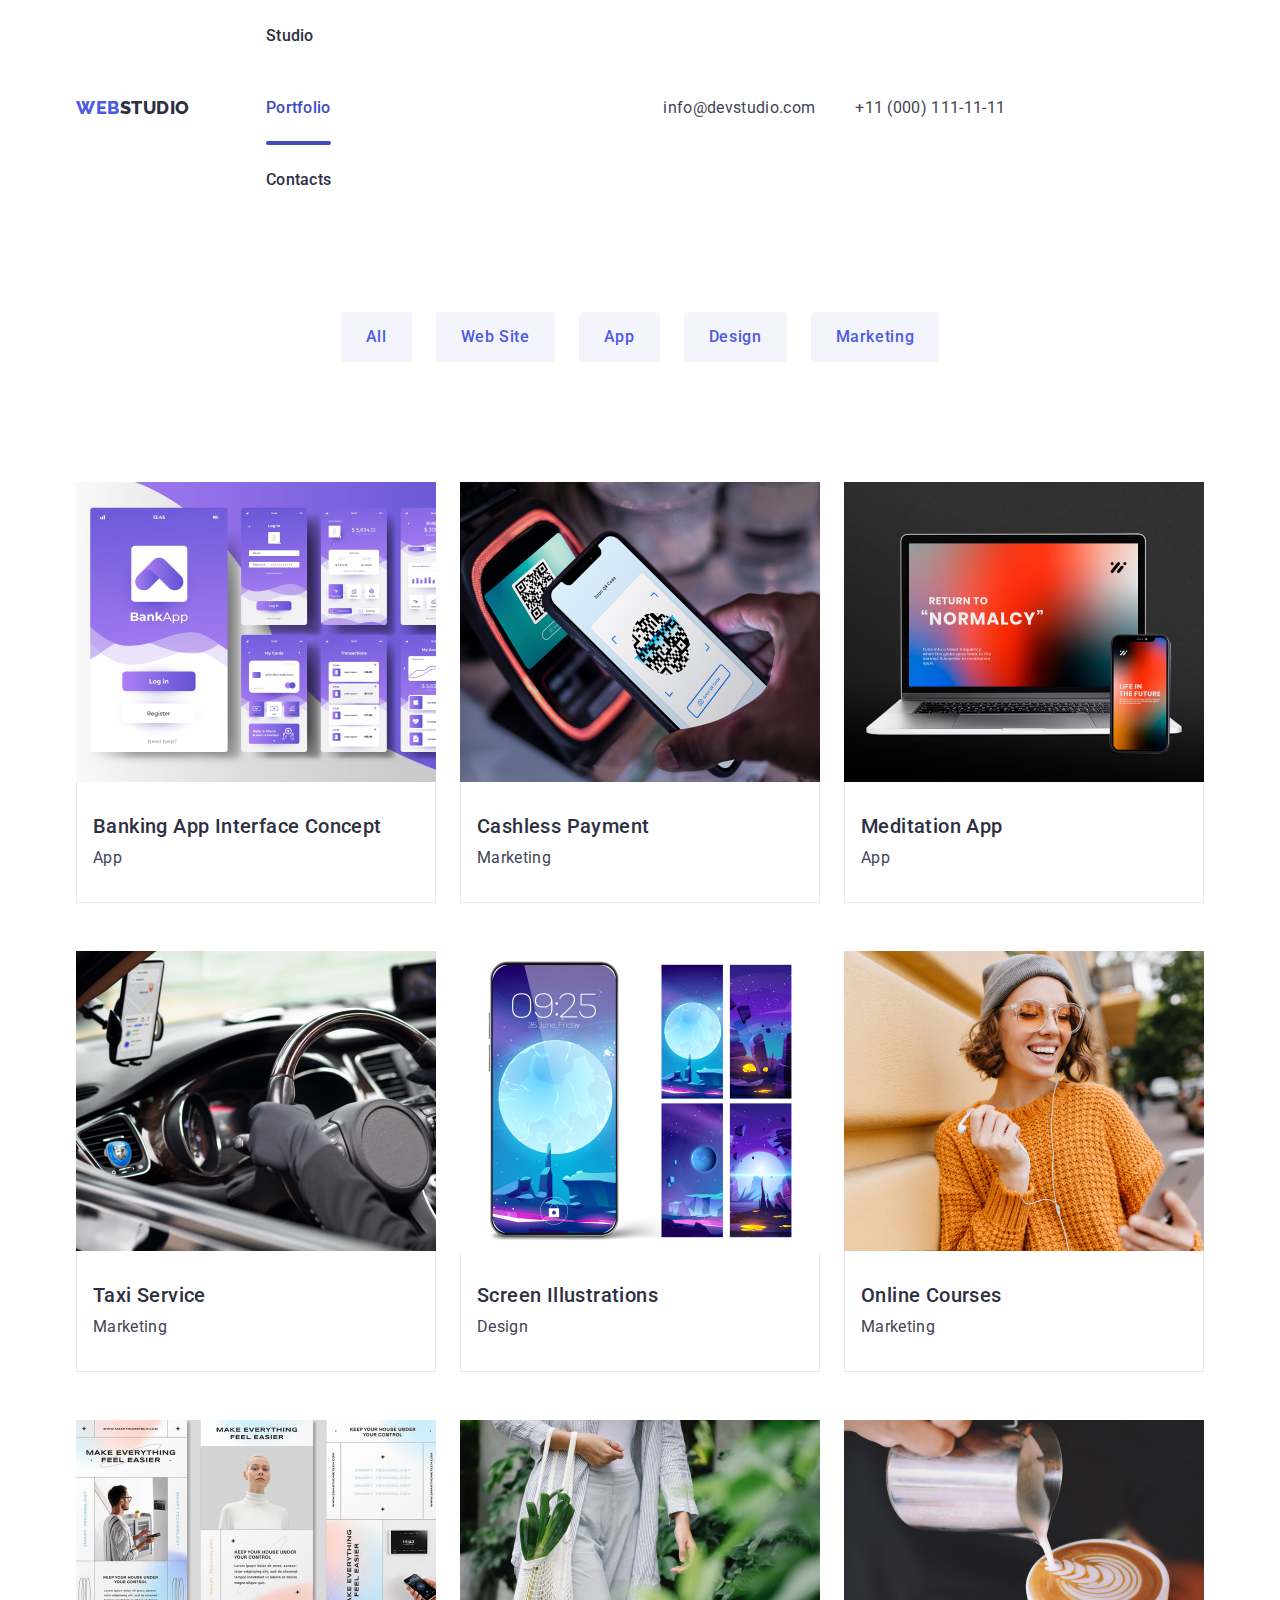
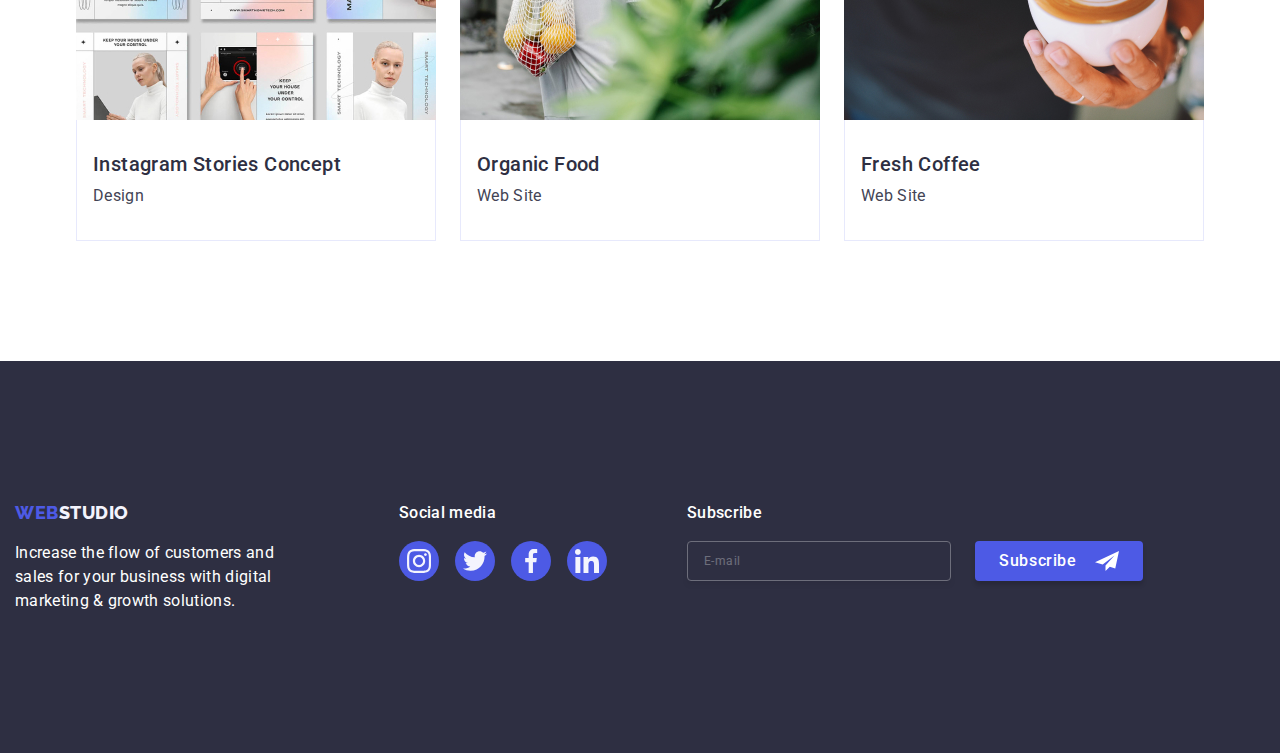
<file: portfolio.html>
<!DOCTYPE html>
<html lang="en">
<head>
    <meta charset="UTF-8">
    <meta name="viewport" content="width=device-width, initial-scale=1.0">
    <title>Document</title>
    <link rel="preconnect" href="https://fonts.googleapis.com">
    <link rel="preconnect" href="https://fonts.gstatic.com" crossorigin>
    <link href="https://fonts.googleapis.com/css2?family=Roboto:wght@400;500;700;800&display=swap" rel="stylesheet">
    <link href="https://fonts.googleapis.com/css2?family=Raleway:wght@400;500;700;800&display=swap" rel="stylesheet">
    <link rel="stylesheet" href="https://cdn.jsdelivr.net/npm/modern-normalize@2.0.0/modern-normalize.min.css">
    <link rel="stylesheet" href="./css/styles.css">
</head>
<body id="Portfolio">
    <header class="header">
        <div class="header-content container">
            <nav class="navigation">
                <a class="logo link" href="./index.html">Web <span class="header-span">Studio</span></a>
                <ul class="list">
                    <li><a class="nav-link" href="./index.html">Studio</a></li>
                    <li><a class="nav-link current" href="./portfolio.html">Portfolio</a></li>
                    <li><a class="nav-link" href="">Contacts</a></li>
                </ul>
            </nav>

            <address class="address">
                <ul class="list">
                    <li><a class="address-item link" href="mailto:info@devstudio.com">info@devstudio.com</a></li>
                    <li><a class="address-item link" href="tel:+110001111111">+11 (000) 111-11-11</a></li>
                </ul>
            </address>
        </div>
    </header>

      <main>
        <section class="portfolio">
            <div class="container">
                <h1 class="visually-hidden">Portfolio</h1>
                <ul class="list">
                    <li> <button type="button" class="buttons-item">All</button></li>
                    <li> <button type="button" class="buttons-item">Web Site</button></li>
                    <li> <button type="button" class="buttons-item">App</button></li>
                    <li> <button type="button" class="buttons-item">Design</button></li>
                    <li> <button type="button" class="buttons-item">Marketing</button></li>
                </ul>

                    <ul class="list">
                        <li class="service">
                            <a class="service-links link" href="">
                                <div class="service-card-image">
                                    <img src="./images/portfolio/img-1.jpg" alt="Banking App Interface Concept" width="360"/>
                                    <p class="overlay">14 Stylish and User-Friendly App Design Concepts · Task Manager App · Calorie Tracker App · Exotic Fruit Ecommerce App · Cloud Storage App</p>
                                </div>  
                                <div class="container-card-content">
                                    <h2 class="row-title">Banking App Interface Concept</h2>
                                    <p class="row-text">App</p>
                                </div>
                            </a>
                        </li>
                        <li class="service">
                            <a class="service-links link" href="">
                                <div class="service-card-image">
                                    <img src="./images/portfolio/img-2.jpg" alt="Cashless Payment" width="360"/>
                                    <p class="overlay">14 Stylish and User-Friendly App Design Concepts · Task Manager App · Calorie Tracker App · Exotic Fruit Ecommerce App · Cloud Storage App</p>
                                </div>  
                                <div class="container-card-content">
                                    <h2 class="row-title">Cashless Payment</h2>
                                    <p class="row-text">Marketing</p>
                                </div>
                            </a>
                        </li>
                        <li class="service">
                            <a class="service-links link" href="">
                                <div class="service-card-image">
                                    <img src="./images/portfolio/img-3.jpg" alt="Computer and Phone" width="360">
                                    <p class="overlay">14 Stylish and User-Friendly App Design Concepts · Task Manager App · Calorie Tracker App · Exotic Fruit Ecommerce App · Cloud Storage App</p>
                                </div>   
                                <div class="container-card-content">
                                    <h2 class="row-title">Meditation App</h2>
                                    <p class="row-text">App</p>
                                </div>
                            </a>
                        </li>
                        <li class="service">
                            <a class="service-links link" href="">
                                <div class="service-card-image">
                                    <img src="./images/portfolio/img-4.jpg" alt="Car and Driver" width="360">
                                    <p class="overlay">14 Stylish and User-Friendly App Design Concepts · Task Manager App · Calorie Tracker App · Exotic Fruit Ecommerce App · Cloud Storage App</p>
                                </div>  
                                <div class="container-card-content">
                                    <h2 class="row-title">Taxi Service</h2>
                                    <p class="row-text">Marketing</p>
                                </div>
                            </a>
                        </li>
                        <li class="service">
                            <a class="service-links link" href="">
                                <div class="service-card-image">
                                    <img src="./images/portfolio/img-5.jpg" alt="Phone" width="360">
                                    <p class="overlay">14 Stylish and User-Friendly App Design Concepts · Task Manager App · Calorie Tracker App · Exotic Fruit Ecommerce App · Cloud Storage App</p>
                                </div>
                                <div class="container-card-content">
                                    <h2 class="row-title">Screen Illustrations</h2>
                                    <p class="row-text">Design</p>
                                </div>
                            </a>
                        </li>
                        <li class="service">
                            <a class="service-links link" href="">
                                <div class="service-card-image">
                                    <img src="./images/portfolio/img-6.jpg" alt="Girl in orange" width="360">
                                    <p class="overlay">14 Stylish and User-Friendly App Design Concepts · Task Manager App · Calorie Tracker App · Exotic Fruit Ecommerce App · Cloud Storage App</p>
                                </div>   
                                <div class="container-card-content">
                                    <h2 class="row-title">Online Courses</h2>
                                    <p class="row-text">Marketing</p>
                                </div>
                            </a>
                        </li>
                        <li class="service">
                            <a class="service-links link" href="">
                                <div class="service-card-image">
                                    <img src="./images/portfolio/img-7.jpg" alt="Instagram Stories Concept" width="360">
                                    <p class="overlay">14 Stylish and User-Friendly App Design Concepts · Task Manager App · Calorie Tracker App · Exotic Fruit Ecommerce App · Cloud Storage App</p>
                                </div>    
                                <div class="container-card-content">
                                    <h2 class="row-title">Instagram Stories Concept</h2>
                                    <p class="row-text">Design</p>
                                </div>
                            </a>
                        </li>
                        <li class="service">
                            <a class="service-links link" href="">
                                <div class="service-card-image">
                                    <img src="./images/portfolio/img-8.jpg" alt="Fruits" width="360">
                                    <p class="overlay">14 Stylish and User-Friendly App Design Concepts · Task Manager App · Calorie Tracker App · Exotic Fruit Ecommerce App · Cloud Storage App</p>
                                </div>      
                                <div class="container-card-content">
                                    <h2 class="row-title">Organic Food</h2>
                                    <p class="row-text">Web Site</p>
                                </div>
                            </a>
                        </li>
                        <li class="service">
                            <a class="service-links link" href="">
                                <div class="service-card-image">
                                    <img src="./images/portfolio/img-9.jpg" alt="Cup of Coffee and Barista" width="360">
                                    <p class="overlay">14 Stylish and User-Friendly App Design Concepts · Task Manager App · Calorie Tracker App · Exotic Fruit Ecommerce App · Cloud Storage App</p>
                                </div>  
                                <div class="container-card-content">
                                    <h2 class="row-title">Fresh Coffee</h2>
                                    <p class="row-text">Web Site</p>
                                </div>
                            </a>
                        </li>
                    </ul>
                </div>
            </section>
        </main>

        <footer class="footer">
            <div class="container">
              <div class="footer-content">
                <a class="logo link" href="./index.html">Web <span class="footer-span">Studio</span></a>
                <p class="text-footer">Increase the flow of customers and sales for your business with digital marketing & growth solutions.</p>
              </div>
              <div class="socail-icons-container">
                <p class="footer-social-title">Social media</p>
                <ul class="footer-icons-list">
                  <li class="footer-icons-item">
                    <a class="footer-icons-links" href="">
                      <svg class="footer-icons" width="24" height="24">
                        <use href="./images/icons.svg#icon-instagram-footer2"></use>
                      </svg>
                    </a>
                  </li>
                  <li class="footer-icons-item">
                    <a class="footer-icons-links" href="">
                      <svg class="footer-icons" width="24" height="24">
                        <use href="./images/icons.svg#icon-twitter-footer2"></use>
                      </svg>
                    </a>
                  </li>
                  <li class="footer-icons-item">
                    <a class="footer-icons-links" href="">
                      <svg class="footer-icons" width="24" height="24">
                        <use href="./images/icons.svg#icon-facebook-footer2"></use>
                      </svg>
                    </a>
                  </li>
                  <li class="footer-icons-item">
                    <a class="footer-icons-links" href="">
                      <svg class="footer-icons" width="24" height="24">
                        <use href="./images/icons.svg#icon-linkedin-footer2"></use>
                      </svg>
                    </a>
                  </li>
                </ul>
              </div>

              <div class="footer-form">
                <p class="form-title">Subscribe</p>
                <form class="subscribe-form" name="subscribe_form">
                    <label class="foter-form-label" for="subscribe-email">
                    <input class="footer-form-input" 
                      name="subscribe-email" 
                      type="email" 
                      placeholder="E-mail"
                      id="subscribe-email"
                    />
                  </label>
                    <button class="btn-footer button" type="submit">Subscribe
                      <svg class="icon-telegram" width="24" height="24">
                        <use href="./images/icons.svg#icon-Telegram"></use>
                      </svg>
                    </button>
                  </form>
              </div>
            </div>
          </footer>
    </body>
</html>
</file>
<file: css/styles.css>
:root {
    --brand-color: #3f51b5;
  }

body {
    background: #ffffff;
    color: #434455;
    font-family: "Roboto", sans-serif;
    font-size: 16px;
    font-style: normal;
    font-weight: 500;
    line-height: 1.5;
}

* {
    margin: 0;
    padding: 0;
}

a {
    text-decoration: none;
}

li {
    list-style-type: none;
}

span {
    color: var(--navyblue, #f4f4fd)
    
}

img {
    display: block
}

/* Phone screens */
.container {
    min-width: 320px;
    max-width: 428px;
    margin-left: auto;
    margin-right: auto;
    padding-left: 16px;
    padding-right: 16px;
}

/* Tablet screens */
@media screen and (min-width: 768px) {
    .container {
        max-width: 736px;
        padding: 0 15px;
    }
}

/* Desktop screens */
@media screen and (min-width: 1158px) {
    .container {
        max-width: 1158px;
        padding: 0 15px;
    }
}

/* Header section */

@media only screen and (max-width: 767.98px) {
  .header {
    padding-top: 24px;
    padding-bottom: 22px;
    border-bottom: 1px solid var(--cornflower, #E7E9FC);
    background: var(--white, #FFF);
    box-shadow: 0px 1px 6px 0px rgba(46, 47, 66, 0.08), 0px 1px 1px 0px rgba(46, 47, 66, 0.16), 0px 2px 1px 0px rgba(46, 47, 66, 0.08);
    
  }
}

@media only screen and (min-width: 768px) {
  .header-content {
    padding: 0;
  }
}

@media only screen and (min-width: 1158px) {
    .header-content {
      padding: 0 15px;
    }
  }

.header .container {
    background: var(--white, #FFF);
}

.header-content {
    display: flex;
    align-items: center;
}



.navigation {
    display: flex;
    align-items: center;
}

.link {
    text-decoration: none;
}

.logo {
    font-family: "Raleway", sans-serif;
    font-weight: 800;
    font-size: 18px;
    line-height: 1.17;
    letter-spacing: 0.03em;
    text-transform: uppercase;
    color: var(--navyblue, #4d5ae5);
    /* margin-right: 76px; */
    display: flex;
    height: 24px;
    align-items: center;
    flex-shrink: 0;
}

@media only screen and (min-width: 768px) {
  .logo {
    margin-right: 120px;
  }
}

@media only screen and (min-width: 1158px) {
    .logo {
      margin-right: 76px;
    }
  }

.header-span {
    color: var(--navyblue, #2e2f42);
}

.nav-list {
    list-style: none;
    background-color: #FFFFFF;
    display: flex;
    gap: 40px;
}

@media only screen and (max-width: 767.98px) {
  .nav-list {
    display: none;
  }
  .address {
    display: none;
  }
}

@media only screen and (min-width: 768px) {
    .address-item {
        font-size: 12px;
        font-style: normal;
        font-weight: 400;
        line-height: 1.5;
        letter-spacing: 0.02em;
        color: var(--navyblue, #434455);
}
}

.nav-link {
    font-size: 16px;
    font-style: normal;
    font-weight: 500;
    line-height: 1.5;
    letter-spacing: 0.02em;
    color: var(--navyblue, #2e2f42);
    display: block;
    align-items: center;
    justify-content: center;
    position: relative;
    padding: 24px 0;
    transition: color 250ms cubic-bezier(0.4, 0, 0.2, 1);
}

.nav-link:hover,
.nav-link:focus,
.nav-link.current {
    color: #404bbf;
    transition: color 250ms cubic-bezier(0.4, 0, 0.2, 1);
}

.nav-link.current::after {
    content: "";
    position: absolute;
    left: 0;
    bottom: -1px;
    border-radius: 2px;
    width: 100%;
    height: 4px;
    background-color: #404BBF;
}

.address .list {
    gap: 40px;
}



@media only screen and (min-width: 768px) {
    .address .list {
        margin-left: 122px;
    }
    
    .address-item {
      font-size: 12px;
    }
    .address-item:hover,
    .address-item:focus {
        color: #404bbf;
        display: flex;
    }
}

@media only screen and (min-width: 1158px) {
    .address .list {
        display: flex;
        margin: 0;
        margin-left: 332px;
    }

    .address-item {
        font-size: 16px;
        font-style: normal;
        font-weight: 400;
        line-height: 1.5;
        letter-spacing: 0.02em;
        color: var(--navyblue, #434455);

        gap: 40px;
        transition: color 250ms cubic-bezier(0.4, 0, 0.2, 1);
    }
}

/* Main section */

/* Hero section */

.hero .container {
    margin: 0;
    padding: 0;

}

/* Phone screens */
.hero  {
    max-width: 1440px;
    height: 436px;
    padding: 112px 54px;
    margin: 0 auto;
    display: block;

    background-position: center center;
    background-color: var(--grey, rgba(46, 47, 66, 0.70));
    background-repeat: no-repeat;
    background-size: cover;

    background-image: linear-gradient(rgba(46, 47, 66, 0.7), 
    rgba(46, 47, 66, 0.7)), 
    url(../images/hero-image-mob@1x.jpg);
}

@media screen and (min-device-pixel-ratio: 2),
    screen and (min-resolution: 192dpi), 
    screen and (min-resolution: 2dppx) {
        .hero {
            background-image: linear-gradient(rgba(46, 47, 66, 0.7), 
            rgba(46, 47, 66, 0.7)), 
            url(../images/hero-image-mob@2x.jpg);
        }
    }

/* .hero .container {
    flex-direction: column;
    display: flex;
    align-items: center;
    padding: 0;
} */

@media screen and (min-width: 768px) {
    .hero {
        height: 436px;
    
        background-image: linear-gradient(rgba(46, 47, 66, 0.7), 
        rgba(46, 47, 66, 0.7)), 
        url(../images/hero-image-tab@1x.jpg);
    }
}

@media screen and (min-width: 768px) {
    .hero {
        height: 436px;
    }
    @media only screen and (min-width: 768px) and (min-device-pixel-ratio: 2),
   only screen and (min-width: 768px) and (min-resolution: 192dpi),
   only screen and (min-width: 768px) and (min-resolution: 2dppx) {
        .hero {
            background-image: linear-gradient(rgba(46, 47, 66, 0.7), 
            rgba(46, 47, 66, 0.7)), 
            url(../images/hero-image-tab@2x.jpg);
        }
    }
}

@media screen and (min-width: 1158px) {
    .hero {
        height: 600px;
    
        background-image: linear-gradient(rgba(46, 47, 66, 0.7), 
        rgba(46, 47, 66, 0.7)), 
        url(../images/hero-image-desk@1x.jpg);
    }
}

@media screen and (min-width: 1158px) {
    .hero {
        padding: 188px 0;
        height: 600px;
    }
    @media only screen and (min-width: 1158px) and (min-device-pixel-ratio: 2),
    only screen and (min-width: 1158px) and (min-resolution: 192dpi),
    only screen and (min-width: 1158px) and (min-resolution: 2dppx) {
        .hero {
            background-image: linear-gradient(rgba(46, 47, 66, 0.7), 
            rgba(46, 47, 66, 0.7)), 
            url(../images/hero-image-desk@2x.jpg);
        }
    }
}

.hero-title {
    color: var(--white, #ffffff);
    text-align: center;
    font-size: 36px;
    font-style: normal;
    font-weight: 700;
    line-height: 40px;
    letter-spacing: 0.72px;
    text-transform: capitalize;
    margin-bottom: 36px;
    margin-right: auto;
    margin-left: auto;
    display: flex;
    margin-bottom: 72px;
}

@media only screen and (min-width: 768px) {
  .hero-title {
    font-size: 56px;
    line-height: 107.143%; /* 107.143% */
    letter-spacing: 1.12px;
    margin-bottom: 36px;
    width: 496px;
  }

  .hero {
  }

  .hero .container {
    max-width: 768px;
  }
}

@media only screen and (min-width: 1158px) {
    .hero-title {
      font-size: 56px;
      line-height: 107.143%; /* 107.143% */
      letter-spacing: 1.12px;
      margin-bottom: 48px;
    }
  
    .hero .container {
      max-width: 1440px;
    }
  }

.button {
    background: var(--iris, #4D5AE5);
    color: var(--white, #FFF);
    font-family: "Roboto", sans-serif;
    font-size: 16px;
    font-style: normal;
    font-weight: 500;
    line-height: 1.5;
    letter-spacing: 0.64px;
    cursor: pointer;
    border-radius: 4px;
    box-shadow: 0px 4px 4px 0px rgba(0, 0, 0, 0.15);
    display: block;
    min-width: 169px;
    height: 56px;
    border: none;
    padding: 16px 32px;
    margin: 0 auto;
    gap: 10px;
    transition: background-color 250ms cubic-bezier(0.4, 0, 0.2, 1);
}

.button:hover,
.button:focus {
    background-color: #404BBF;
}

/* Feutures section */

/* Phone screens */
.feutures {
    padding: 96px 16px;

}

.feutures .container{
    margin: 0 auto;
    padding: 0;
}

.feutures .list {
    display: flex;
    flex-direction: column;
    gap: 72px;
}



/* Phone and Tablet screens */
.feutures-icons-box {
    display: flex;
    align-items: center;
    justify-content: center;
    height: 112px;
    background-color: #f4f4fd;
    border-radius: 4px;
    margin-bottom: 8px;
    display: none;
}


.visually-hidden {
    position: absolute;
    width: 1px;
    height: 1px;
    margin: -1px;
    border: 0;
    padding: 0;
    
    white-space: nowrap;
    clip-path: inset(100%);
    clip: rect(0 0 0 0);
    overflow: hidden;
  }

/* Phone screens */
.feutures-item {
    color: var(--navyblue, #2E2F42);
    font-family: "Roboto";
    font-size: 36px;
    font-style: normal;
    font-weight: 700;
    line-height: 1.2; 
    letter-spacing: 0.02em;
    margin-bottom: 8px;
    display: flex;
    justify-content: center;
}

/* Tablet screens */
@media only screen and (min-width: 768px) {
    .feutures .list {
        flex-direction: row;
        flex-wrap: wrap;
        column-gap: 24px;
        row-gap: 72px;
    }
    .feutures-title-item {
        flex-basis: calc((100% - 24px) / 2);
        width: 351px;
  }
    .feutures-item  {
        justify-content: start;
    }
} 

/* Desktop screens */
@media only screen and (min-width: 1158px) {
    .feutures .list {
        display: flex;
        flex-direction: row;
        flex-wrap: nowrap;
        gap: 24px;
    }
    .feutures-title-item {
        width: 264px;
        align-items: flex-start;
    }
    .feutures-item {
        color: var(--navyblue, #2E2F42);
        font-size: 20px;
        font-style: normal;
        font-weight: 500;
        line-height: 1.2em; 
        letter-spacing: 0.4px;
        margin-bottom: 8px;
        display: flex;
    }  
    .feutures-icons-box {
        display: flex;
        align-items: center;
        justify-content: center;
        height: 112px;
        background-color: #f4f4fd;
        border-radius: 4px;
        margin-bottom: 8px;
    }
    .feutures-text {
        color: var(--SLATE, #434455);
        font-size: 16px;
        font-style: normal;
        font-weight: 400;
        line-height: 1.5em;
        letter-spacing: 0.32px;
        display: flex;
        width: 264px;
    }
}

/* what are we doing */

/* Phone screens */
.portfolio-section {
    display: none;
}

/* Desktop screens */
@media screen and (min-width: 1158px) {
    .portfolio-section {
        display: flex;
        padding: 15px;
    }
}

.portfolio-title {
    color: var(--navyblue, #2E2F42);
    font-size: 36px;
    font-style: normal;
    line-height: 1.11;
    letter-spacing: 0.02em;
    text-transform: capitalize;
    text-align: center;
    margin-bottom: 72px;
}

.portfolio-section .container .list {
    display: flex;
    justify-content: center;
    gap: 24px;
    margin: 72px 0 120px 0;
}

.portfolio-images {
    width: calc((100% - 48px) / 3);
}


/* team section */

.team-section .container {
    padding: 0;
    margin: 0 auto;
    display: flex;
    flex-direction: column;
    align-items: center;
}

/* Phone screens */
.team-section {
    background-color: #F4F4FD;
    padding-top: 96px;
    padding-bottom: 96px;
}

/* Tablet screens */
@media screen and (min-width: 768px) {
  .team-section {
    padding: 96px 108px;
  }
}

/* Desktop screens */
@media screen and (min-width: 1158px) {
  .team-section {
    padding: 120px 15px;
  }
}

.team-title {
    color: var(--navyblue, #2E2F42);
    font-size: 36px;
    font-style: normal;
    font-weight: 700;
    line-height: 1.11;
    letter-spacing: 0.72px;
    text-transform: capitalize;
    text-align: center;
    margin-bottom: 72px;
    display: flex;
    justify-content: center;
    width: 264px;
    margin-left: 0;
    margin-right: 0;
}

@media only screen and (min-width: 768px) {
  .team-title {
    margin-left: auto;
    margin-right: auto;
  }
}

@media only screen and (min-width: 768px) {
    .team-section-list {
      display: flex;
      flex-wrap: wrap;
      row-gap: 64px;
      column-gap: 24px;
    }
}

/* Phone screen */
.team-list {
    width: 264px;
    background-color: #FFFFFF;
    border-radius: 0px 0px 4px 4px;
    box-shadow: 0px 2px 1px 0px rgba(46, 47, 66, 0.08), 0px 1px 1px 0px rgba(46, 47, 66, 0.16), 0px 1px 6px 0px rgba(46, 47, 66, 0.08);

}

/* Tablet screen */
@media only screen and (max-width: 767.98px) {
    .team-list:not(:last-child) {
      margin-bottom: 72px;
    }
}

@media screen and (min-width: 768px) {
    .team-list {
        flex-basis: calc((100% - 24px) / 2);
    }    
}

/* Desktop screen */
@media screen and (min-width: 1158px) {
    .team-list {
        flex-basis: calc((100% - 72px) / 4);
    }
}

.cards-content {
    padding: 32px 0;
}

.team-name {
    color: var(--navyblue, #2E2F42);
    text-align: center;
    font-size: 20px;
    font-style: normal;
    font-weight: 500;
    line-height: 1.2;
    letter-spacing: 0.4px;
    text-align: center;
    margin-bottom: 8px;
    height: 24px;
    display: flex;
    flex-direction: column;
    justify-content: center;
    align-items: center;
}

.position {
    color: var(--slate, #434455);
    font-size: 16px;
    font-style: normal;
    font-weight: 400;
    line-height: 1.5;
    letter-spacing: 0.32px;
    text-align: center;
    height: 24px;
    display: flex;
    flex-direction: column;
    justify-content: center;
    align-items: center;
    margin-bottom: 8px;
}

.social-links-container {
    display: flex;
    justify-content: center;
    gap: 24px;
}

.team-icons-container{
    width: 40px;
    height: 40px;
    transition: background-color 250ms cubic-bezier(0.4, 0, 0.2, 1);
}

.social-links-team-card {
    width: 100%;
    height: 100%;
    background-color: var(--navyblue, #4d5ae5);
    border-radius: 50%;
    display: flex;
    align-items: center;
    justify-content: center;
    transition: background-color 250ms cubic-bezier(0.4, 0, 0.2, 1);
    cursor: pointer;
}

.social-links-team-card:hover,
.social-links-team-card:focus {
    background-color: #404BBF;
    transition: background-color 250ms cubic-bezier(0.4, 0, 0.2, 1);
}

.social-links-icons {
    fill: var(--white, #f4f4fd);
}



/* Customers section */

.customer .container {
}

/* Phone screens */
.customer {
    padding: 96px 0;
}

/* Tablet screens */
@media only screen and (min-width: 768px) {
  .customer {
    padding: 96px 108px;
  }
}

/* Desktop screens */
@media only screen and (min-width: 1158px) {
    .customer {
      padding: 120px 0;
    }
}

.customer-title {
    color: var(--navyblue, #2E2F42);
    text-align: center;
    font-family: "Roboto";
    font-size: 36px;
    font-style: normal;
    font-weight: 700;
    line-height: 1.11;
    letter-spacing: 0.72px;
    text-transform: capitalize;
    margin-bottom: 72px;
}

/* Phone screens */
.customers-list {
    display: flex;
    flex-wrap: wrap;
    column-gap: 16px;
    row-gap: 72px;
}

/* Tablet screens */
@media only screen and (min-width: 768px) {
    .customers-list {
        column-gap: 24px;
        row-gap: 72px;
    }
}


/* Phone screens */
.customers-icons-container {
    flex-basis: calc((100% - 16px) / 2);
    height: 88px;
    transition: border-color 250ms cubic-bezier(0.4, 0, 0.2, 1), color 250ms cubic-bezier(0.4, 0, 0.2, 1);
}

/* Tablet screens */
@media only screen and (min-width: 768px) {
  .customers-icons-container {
    flex-basis: calc((100% - 48px) / 3);
  }
}

/* Desktop screens */
@media only screen and (min-width: 1158px) {
    .customers-icons-container {
      flex-basis: calc((100% - 120px) / 6);
    }
  }

.customers-links {
    width: 100%;
    height: 100%;
    display: flex;
    justify-content: center;
    align-items: center;
    margin: 0;
    border-radius: 4px;
    border: 1px solid #8E8F99;
    color: var(--color1, #8E8F99);
    cursor: pointer;
    transition: border-color 250ms cubic-bezier(0.4, 0, 0.2, 1), color 250ms cubic-bezier(0.4, 0, 0.2, 1);
}

.customers-links:hover,
.customers-links:focus {
    color: #404bbf;
    border-color: #404bbf;
}

.customers-icons {
    fill: currentColor;
    flex-basis: calc((100% - 16px) / 2);
}

/* Portfolio Page */

.portfolio {
    padding-top: 96px;
    
}

.portfolio .container .list {
    flex-direction: row;
    margin-bottom: 120px;
    display: flex;
    align-items: center;
    justify-content: center;
    flex-wrap: wrap;
    gap: 24px;
    column-gap: 24px;
    row-gap: 48px;
}

.buttons-item {
    color: var(--iris, #4D5AE5);
    font-family: "Roboto", sans-serif;
    font-size: 16px;
    font-style: normal;
    font-weight: 500;
    line-height: 1.5;
    letter-spacing: 0.04em;
    background-color: var(--cloud, #F4F4FD);
    cursor: pointer;
    padding: 12px 24px;
    border-radius: 4px;
    border: 1px solid transparent;
    transition: color 250ms cubic-bezier(0.4, 0, 0.2, 1), background-color 250ms cubic-bezier(0.4, 0, 0.2, 1), border-color 250ms cubic-bezier(0.4, 0, 0.2, 1), box-shadow 250ms cubic-bezier(0.4, 0, 0.2, 1);
}

.buttons-item:hover,
.buttons-item:focus {
    background-color: var(--ocean, #404BBF);
    color: #ffffff;
    box-shadow: 0px 2px 2px 0px rgba(0, 0, 0, 0.12), 0px 2px 1px 0px rgba(0, 0, 0, 0.08), 0px 3px 1px 0px rgba(0, 0, 0, 0.10);
}

/* Portfolio section */

.service {
    width: calc((100% - 48px) / 3);
}

.service:hover,
.service:focus {
    cursor: pointer;
}

.service-links {
    display: block;
    transition: box-shadow 250ms cubic-bezier(0.4, 0, 0.2, 1);
}

.service-links:hover {
    box-shadow: 0px 1px 6px rgba(46, 47, 66, 0.08), 0px 1px 1px rgba(46, 47, 66, 0.16), 0px 2px 1px rgba(46, 47, 66, 0.08);
}

.service-links:focus {
    box-shadow: 0px 1px 6px rgba(46, 47, 66, 0.08), 0px 1px 1px rgba(46, 47, 66, 0.16), 0px 2px 1px rgba(46, 47, 66, 0.08);
}

.service-card-image {
    position: relative;
    overflow: hidden;
}

.service-links:hover .overlay,
.service-links:focus .overlay {
    transform: translateY(0%);
}

.overlay {
    position: absolute;
    top: 0;
    left: 0;
    width: 100%;
    height: 100%;
    background: var(--iris, #4D5AE5);
    transform: translateY(100%);
    transition: transform 250ms cubic-bezier(0.4, 0, 0.2, 1);
    padding: 40px 32px;

    color: var(--cloud, #F4F4FD);
    font-family: "Roboto";
    font-size: 16px;
    font-style: normal;
    font-weight: 400;
    line-height: 1.5em;
    letter-spacing: 0.32px;
}

.container-card-content {
    padding: 32px 16px;
    border: 1px solid #e7e9fc;
    border-top: none;
    background: var(--white, #FFF);
}

.row-title {
    font-weight: 500;
    font-size: 20px;
    line-height: 1.2;
    letter-spacing: 0.02em;
    color: var(--navyblue, #2e2f42);
    margin-bottom: 8px
}

.row-text {
    color: var(--slate, #434455);
    font-size: 16px;
    font-style: normal;
    font-weight: 400;
    line-height: 1.5; 
    letter-spacing: 0.02em;
}

/* Footer */

/* Phone screens */
.footer {
    background: var(--navyblue, #2E2F42);
    font-family: 'Raleway', sans-serif;
    padding: 96px 0;
}
.footer-content .logo {
    font-family: "Raleway", sans-serif;
    font-weight: 800;
    font-size: 18px;
    line-height: 1.17;
    letter-spacing: 0.03em;
    text-transform: uppercase;
    color: var(--navyblue, #4d5ae5);
    display: flex;
    justify-content: center;
    margin-bottom: 16px;
}
.footer .container {
    display: flex;
    flex-direction: column;
    margin-bottom: auto;
}
.footer-content {
    margin: 0 auto;
    margin-bottom: 72px;
    width: 268px;
}
.text-footer {
    font-family: "Roboto";
    font-size: 16px;
    font-weight: 400;
    line-height: 1.5em;
    letter-spacing: 0.32px;
    color: var(--navyblue, #fff);
}
.footer-span {
    color: #f4f4fd;
}
.footer-social-title {
    color: var(--white, #FFF);
    font-family: "Roboto";
    font-size: 16px;
    font-style: normal;
    font-weight: 500;
    line-height: 1.5em;
    letter-spacing: 0.32px;
    margin-bottom: 16px;
    display: flex;
    justify-content: center;
}
.socail-icons-container {
    margin-bottom: 72px;
}
.footer-icons-list {
    display: flex;
    justify-content: center;
    gap: 16px;
}
.footer-icons-item {
    width: 40px;
    height: 40px;
    transition: background-color 250ms cubic-bezier(0.4, 0, 0.2, 1);
}
.footer-icons-item:hover,
.footer-icons-item:focus {
    transition: background-color 250ms cubic-bezier(0.4, 0, 0.2, 1);
}
.footer-icons-links {
    width: 100%;
    height: 100%;
    background-color: var(--navyblue, #4d5ae5);
    border-radius: 50%;
    display: flex;
    align-items: center;
    justify-content: center;
    transition: background-color 250ms cubic-bezier(0.4, 0, 0.2, 1);
}
.footer-icons-links:hover,
.footer-icons-links:focus {
    background-color: #31d0aa;
}
.footer-icons {
    fill: var(--color1, #f4f4fd);
}

/* footer-form */

.subscribe-form {
    width: 100%;
}
.footer-form {
    width: 100%;
    justify-content: center;
}
@media screen and (max-width: 767.98px) {
  .footer-form {
    width: 100%;
    display: flex;
    flex-direction: column;
    align-items: center;
    justify-content: center;
  }    
}
.form-title {
    color: var(--WHITE, #FFF);
    font-family: "Roboto";
    font-size: 16px;
    font-style: normal;
    font-weight: 500;
    line-height: 1.5;
    letter-spacing: 0.32px;
    margin-bottom: 16px;
}
.footer-form-label {
}
.footer-form-input {
    padding-left: 16px;
    height: 40px;
    width: 100%;

    font-size: 12px;
    line-height: 1.5;
    letter-spacing: 0.04em;

    
    font-family: "Roboto";
    flex-shrink: 0;
    border-radius: 4px;
    border: 1px solid var(--WHITE, #FFF);
    box-shadow: 0px 4px 4px 0px rgba(0, 0, 0, 0.15);
    opacity: 0.3;
    background-color: transparent;
}

@media only screen and (max-width: 767.98px) {
  .footer-form-input {
    margin-bottom: 16px;
  }
}

.footer-form-input::placeholder {
    color: var(--WHITE, #FFF);
}
.btn-footer {
    min-width: 165px;
    margin: 0 auto;
    padding: 0;
    padding: 8px 24px;
    display: flex;
    justify-content: center;
    align-items: center;
    height: auto;
}
.icon-telegram {
    margin-left: 8px;
}

/* Tablet screens */
@media only screen and (min-width: 768px) {


    .footer .container {
        display: flex;
        flex-direction: row;
        margin: 0;
        flex-wrap: wrap;
        column-gap: 24px;
        row-gap: 72px;
    }

    .footer-content {
        margin: 0;
        margin-left: 108px;
    }
    
    .footer-content .logo {
        display: flex;
        justify-content: flex-start;
    }

    .socail-icons-container {
        display: flex;
        flex-direction: column;
        justify-content: flex-start;
    }

    .footer-social-title {
        margin-bottom: 16px;
    }

    .footer-form {
        margin-left: 108px;
        display: flex;
        flex-direction: column;
    }

    .form-title {
        display: flex;
        justify-content: flex-start;
    }

    .subscribe-form {
        display: flex;
        flex-direction: row;
        align-items: start;
        gap: 24px;
    }

    .footer-form-input {
        width: 264px;
    }

    .btn-footer {
        margin: 0;
    }
}

@media only screen and (max-width: 767.98px) {
    .footer-form-input {
      margin-bottom: 16px;
    }
  }
  
  .footer-form-input::placeholder {
      color: var(--WHITE, #FFF);
  }
  .btn-footer {
      min-width: 165px;
      margin: 0 auto;
      padding: 0;
      padding: 8px 24px;
      display: flex;
      justify-content: center;
      align-items: center;
      height: auto;
  }
  .icon-telegram {
      margin-left: 8px;
  }
  
  /* Desktop screens */
  @media only screen and (min-width: 1158px) {
  
        .footer {
            padding: 140px 0;
        }
  
      .footer .container {
          display: flex;
          flex-direction: row;
          flex-wrap: nowrap;
          margin: 0;
          gap: 0;
      }
  
      .footer-content {
          margin: 0;
          margin-right: 120px;
      }
      
      .footer-content .logo {
          display: flex;
          justify-content: flex-start;
      }

      .text-footer {
        width: 264px;
      }
  
      .socail-icons-container {
          display: flex;
          flex-direction: column;
          justify-content: flex-start;
          margin: 0;
          margin-right: 80px;
      }
  
      .footer-social-title {
        justify-content: flex-start;
      }
  
      .footer-form {
        margin: 0;
          display: flex;
          flex-direction: column;
          justify-content: start;
      }
  
      .form-title {
          display: flex;
          justify-content: flex-start;
      }
  
      .subscribe-form {
          gap: 24px;
      }
  
      .footer-form-input {
          width: 264px;
      }
  
      .btn-footer {
          margin: 0;
      }
  }


/* Modal window */

.backdrop {
    position: fixed;
    top: 0;
    left: 0;

    width: 100%;
    height: 100%;
    background-color: rgba(46, 47, 66, 0.40);
    backdrop-filter: blur(1px);

    transition: opacity 300ms ease-out, visibility 300ms ease-out;
}

.backdrop.is-hidden {
    opacity: 0;
    visibility: hidden;
    pointer-events: none;
    transition: opacity 250ms cubic-bezier(0.4, 0, 0.2, 1), visibility 250ms cubic-bezier(0.4, 0, 0.2, 1);
}

.modal {
    position: absolute;
    top: 50%;
    left: 50%;
    transform: translate(-50%, -50%) scale(1);
    opacity: 1;
    box-shadow: 0px 1px 1px rgba(0, 0, 0, 0.14), 0px 1px 3px rgba(0, 0, 0, 0.12), 0px 2px 1px rgba(0, 0, 0, 0.2);

    width: 408px;
    min-height: 584px;
    border-radius: 4px;
    background-color: var(--dairy, #FCFCFC);
    padding: 72px 24px 24px 24px;

    transition: transform 250ms cubic-bezier(0.4, 0, 0.2, 1);
}



.backdrop.is-hidden .modal {
    transform: translate(-50%, -60%);
    opacity: 0;
}

.modal-btn {
    position: absolute;
    top: 24px;
    right: 24px;
    width: 24px;
    height: 24px;
    display: flex;
    align-items: center;
    justify-content: center;
    background-color: #E7E9FC;
    border-radius: 50%;
    border: 1px solid rgba(0, 0, 0, 0.1);
    padding: 0;
    cursor: pointer;
    transition: background-color 250ms cubic-bezier(0.4, 0, 0.2, 1), border 250ms cubic-bezier(0.4, 0, 0.2, 1);
}

.modal-btn:hover,
.modal-btn:focus {
    background-color: #404bbf;
    border: none;
}

.modal-btn-icon {
    width: 8px;
    height: 8px;
    transition: fill 250ms cubic-bezier(0.4, 0, 0.2, 1);
}

.modal-btn:hover .modal-btn-icon,
.modal-btn:focus .modal-btn-icon {
    fill: #ffffff;
}

.modal-title {
    display: block;
    width: 360px;
    text-align: center;
    color: var(--NAVY-BLUE, #2E2F42);
    font-size: 16px;
    font-weight: 500;
    line-height: 1.5em;
    letter-spacing: 0.32px;
    margin-bottom: 16px;
}

.modal-form {

}

.modal-containers {
    margin-bottom: 8px;
}

.modal-form-label {
    display: block;
    margin-bottom: 4px;
    color: var(--LIGHT-SLATE, #8E8F99);
    font-size: 12px;
    line-height: 1.17em;
    letter-spacing: 0.04em;
}

.modal-form-field {
    position: relative;
    margin-bottom: 8px;
}

.modal-form-input {
    padding: 8px 16px;
    padding-left: 38px;
    width: 100%;
    height: 40px;
    background-color: transparent;
    border-radius: 4px;
    border: 1px solid var(--NAVY-BLUE-modal, rgba(46, 47, 66, 0.40));
    outline: transparent;
    transition: border-color 250ms cubic-bezier(0.4, 0, 0.2, 1);
}

.modal-form-input:focus {
    border-color: var(--IRIS, #4D5AE5);
}

.modal-form-icon {
    position: absolute;
    top: 50%;
    left: 16px;
    transform: translateY(-50%);
    fill: black;

    pointer-events: none;
    transition: fill 250ms cubic-bezier(0.4, 0, 0.2, 1);    ;
}

.modal-form-input:focus + .modal-form-icon {
    fill: var(--IRIS, #4D5AE5);
}

.modal-container-comment {
    margin-bottom: 16px;
}

.modal-form-comment {
    width: 100%;
    height: 120px;
    padding: 8px 16px;
    border-radius: 4px;
    border: 1px solid var(--NAVY-BLUE-modal, rgba(46, 47, 66, 0.40));
    resize: none;

    font-size: 12px;
    font-style: normal;
    font-weight: 400;
    line-height: 1.17em;
    letter-spacing: 0.04em;
    color: rgba(46, 47, 66, 0.4);
    background-color: transparent;

    outline: transparent;
    transition: border-color 250ms cubic-bezier(0.4, 0, 0.2, 1);
}

.modal-form-comment:focus {
    border-color: var(--IRIS, #4D5AE5);
}

.modal-form-comment::placeholder {
    color: var(--NAVY-BLUE-modal, rgba(46, 47, 66, 0.40));
}

.modal-container-agreement {
    margin-bottom: 24px;
}

.checkbox {
    display: block;

}

.modal-form-agreement {
    color: var(--LIGHT-SLATE, #8E8F99);
    display: block;
    height: 24px;
    font-size: 12px;
    font-style: normal;
    font-weight: 400;
    line-height: 1.17em;
    letter-spacing: 0.04em;
}


.agreement-checkbox {
    display: inline-flex;
    align-items: center;
    justify-content: center;

    width: 16px;
    height: 16px;
    flex-shrink: 0;
    fill: transparent;
    margin-right: 8px;

    border: 1px solid var(--NAVY-BLUE-modal, rgba(46, 47, 66, 0.40));
    border-radius: 2px;
    transition: background-color 250ms cubic-bezier(0.4, 0, 0.2, 1), 
    border 250ms cubic-bezier(0.4, 0, 0.2, 1), 
    fill 250ms cubic-bezier(0.4, 0, 0.2, 1);
}

.checkbox:checked + .modal-form-agreement > .agreement-checkbox {
    background-color: #404BBF;
    border: none;
    fill: var(--CLOUD, #F4F4FD);
}

.modal-form-link {
    color: var(--IRIS, #4D5AE5);
    text-decoration: underline;
}

.modal-form-btn {
    display: block;
    min-width: 169px;
    height: 56px;

    font-family: "Roboto", sans-serif;
    font-size: 16px;
    font-weight: 500;
    line-height: 1.5;
    letter-spacing: 0.04em;
    color: #ffffff;
    cursor: pointer;
    background-color: #4D5AE5;
    border: none;
    border-radius: 4px;
    transition: background-color 250ms cubic-bezier(0.4, 0, 0.2, 1);

    margin-right: auto;
    margin-left: auto;
}

/* Mobile menu */
.menu-toggle {
    min-height: 22px;
    min-width: 32px;
    display: flex;
    align-items: center;
    justify-content: center;
  
    margin-left: 249px;
    padding: 0;
    background-color: transparent;
    cursor: pointer;
    border: none;
    border-radius: 50%;
    outline: none;

}

.mobile-btn-close {
    position: absolute;
    top: 24px;
    right: 24px;
    width: 24px;
    height: 24px;
    display: flex;
    align-items: center;
    justify-content: center;
    background-color: #E7E9FC;
    border-radius: 50%;
    border: 1px solid var(--CORNFLOWER, #E7E9FC);
    padding: 0;
    cursor: pointer;
    transition: background-color 250ms cubic-bezier(0.4, 0, 0.2, 1), 
    border 250ms cubic-bezier(0.4, 0, 0.2, 1);
}

  
@media screen and (min-width: 768px) {
.menu-toggle {
    display: none;
}
}
  
.menu-toggle:hover,
.menu-toggle:focus {
background-color: rgba(0, 0, 0, 0.1);
}

.menu-close-icon {
}
  
.menu-container {
position: fixed;
top: 0;
left: 0;
display: flex;
flex-direction: column;
width: 100vw;
height: 100vh;
padding: 40px;
padding-top: 80px;
padding-right: 35px;
background-color: var(--WHITE, #FFF);
box-shadow: 0px 1px 6px 0px rgba(68, 75, 208, 0.08), 
    0px 1px 1px 0px rgba(46, 47, 66, 0.16), 
    0px 2px 1px 0px rgba(46, 47, 66, 0.08);
z-index: 999;

transform: translateX(100%);
transition: transform 250ms ease-in-out;
}

.menu-container.is-open {
transform: translateX(0);
}

.menu-container .menu-toggle {
position: absolute;
top: 24px;
right: 24px;
}

.mobile-menu {
    margin-bottom: auto;
}

.mobile-menu-item:not(:last-child) {
    margin-bottom: 40px;
}

.mobile-menu-link {
    display: block;

    color: var(--NAVY-BLUE, #2E2F42);
    font-size: 36px;
    font-weight: 700;
    line-height: 1.11;
    letter-spacing: 0.02em;
    text-transform: capitalize;
}

/* For mobile & tablet screens */
.mobile-menu-link:active {
    color: var(--OCEAN, #404BBF);
}

@media (hover: hover) {
  .mobile-menu-link:hover,
  .mobile-menu-link:focus {
    color: var(--OCEAN, #404BBF);
  }
}

.modile-address-list {
    display: flex;
    flex-direction: column;
    gap: 40px;
    margin-bottom: 48px;
}

.mobile-address-item {
    color: var(--IRIS, #4D5AE5);
    font-family: Roboto;
    font-size: 36px;
    font-style: normal;
    font-weight: 700;
    line-height: 1.11em;
    letter-spacing: 0.72px;
    text-transform: capitalize;
}

.mobile-menu-socials {
    display: flex;
    align-items: center;
    gap: 56px;
}

@media only screen and (max-width: 320px) {
    .mobile-address-item {
        color: var(--IRIS, #4D5AE5);
        font-family: Roboto;
        font-size: 24px;
        font-style: normal;
        font-weight: 700;
        line-height: 1.11em;
        letter-spacing: 0.72px;
        text-transform: capitalize;
    }    
    .mobile-menu-socials {
        display: flex;
        align-items: center;
        gap: 26px;
    }   
}

.footer-icons-links {
    width: 40px;
}
</file>
